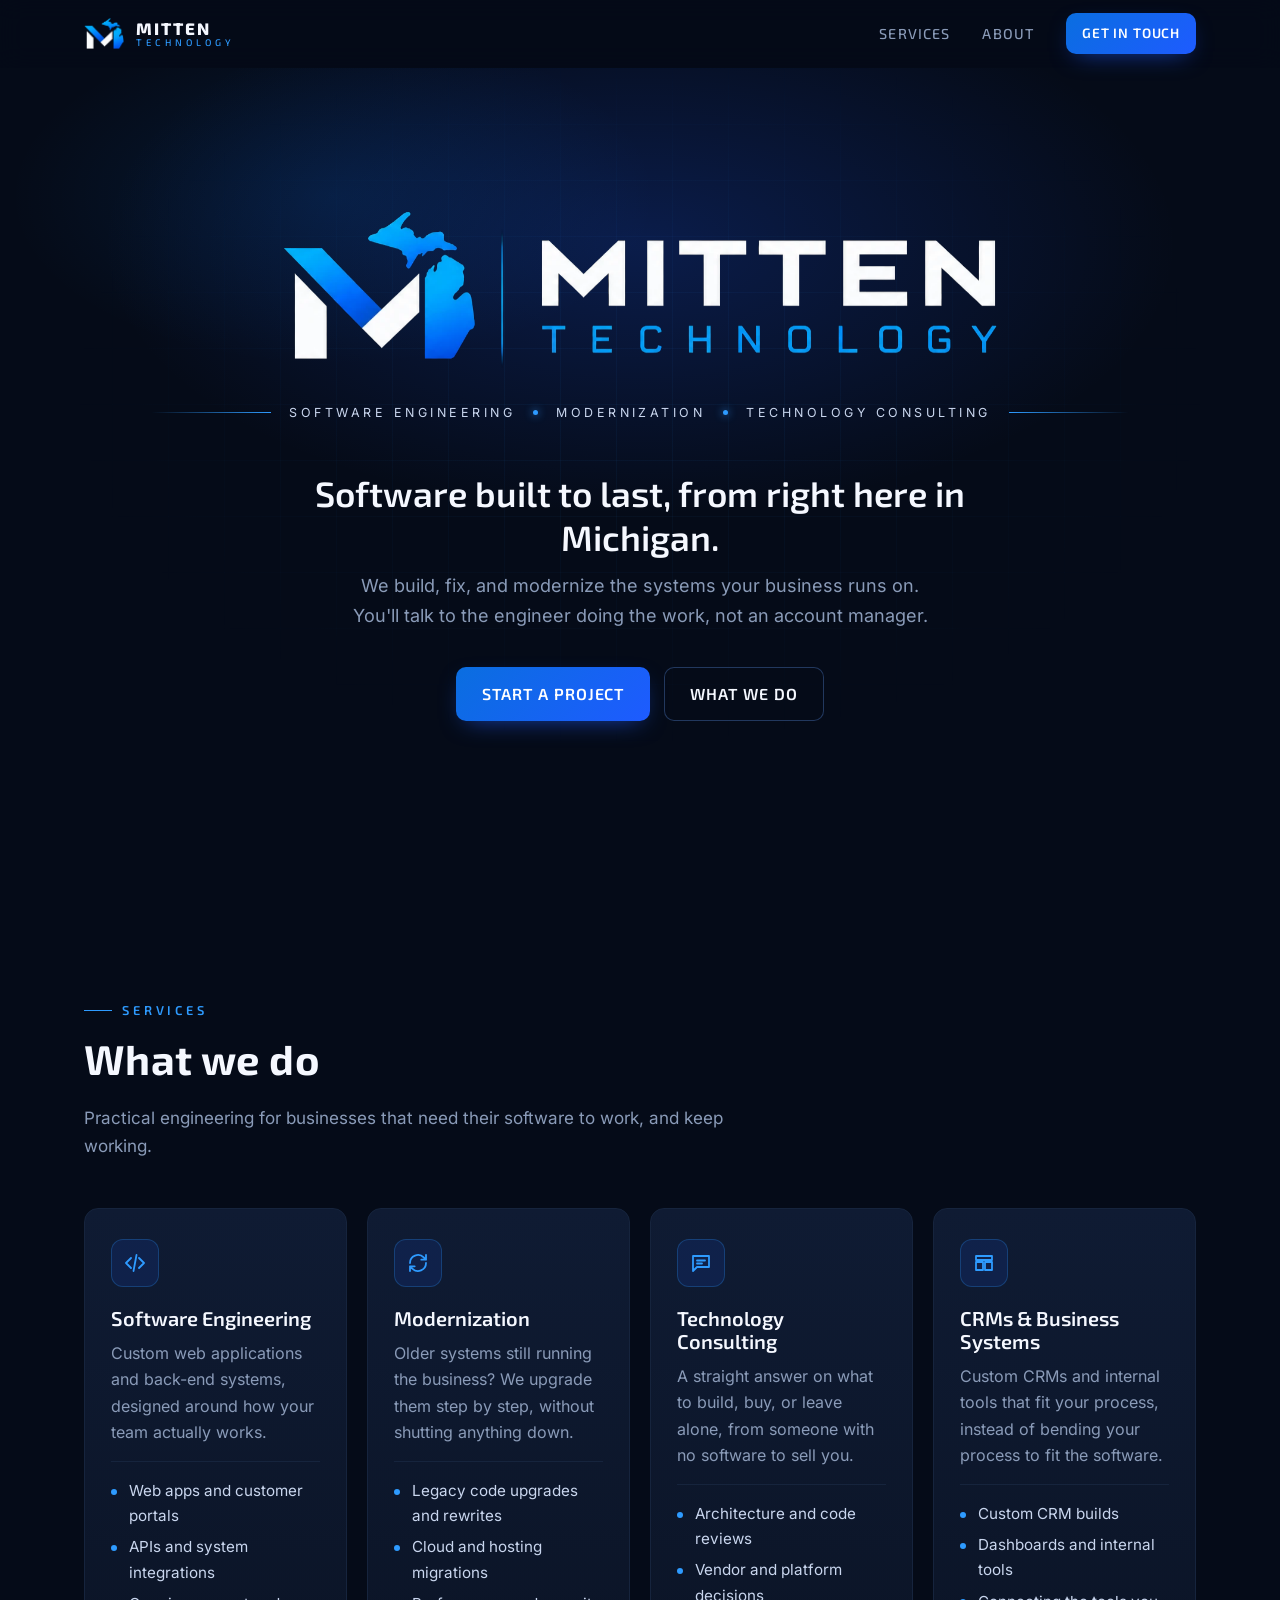
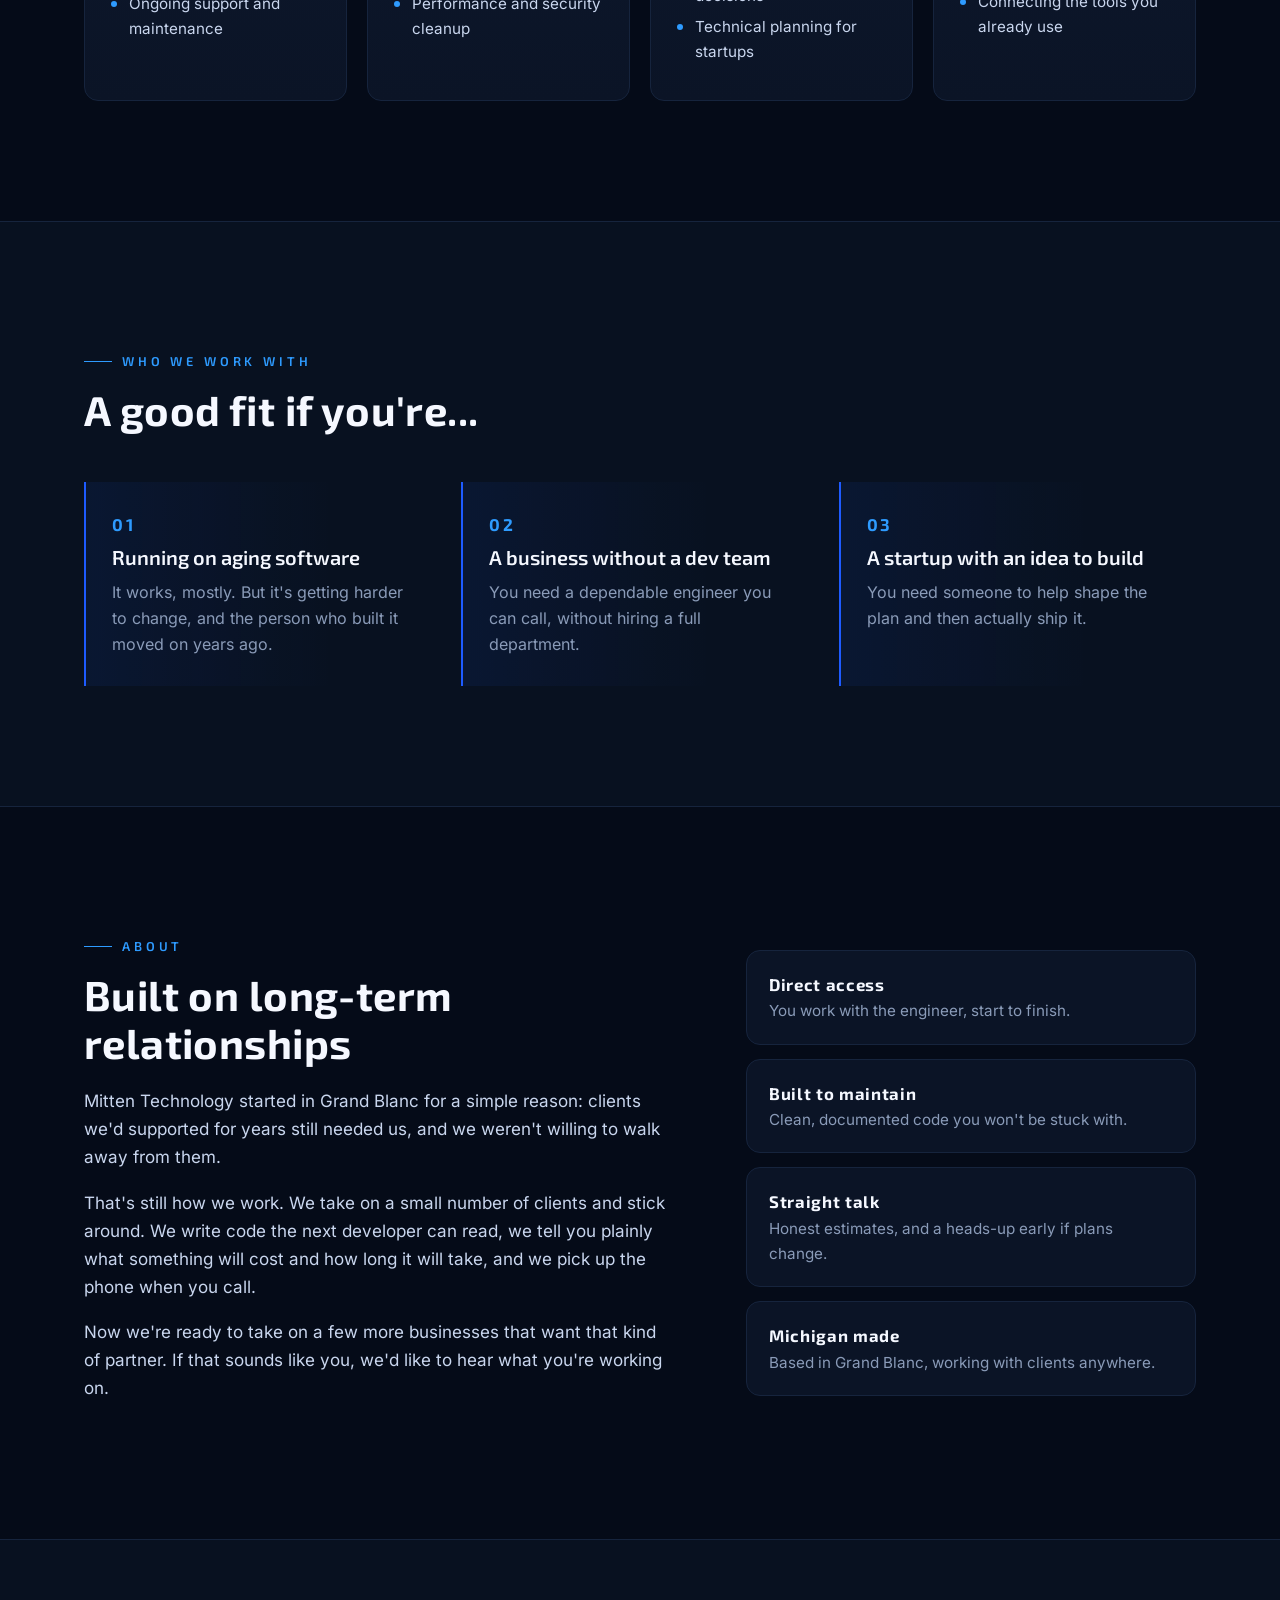
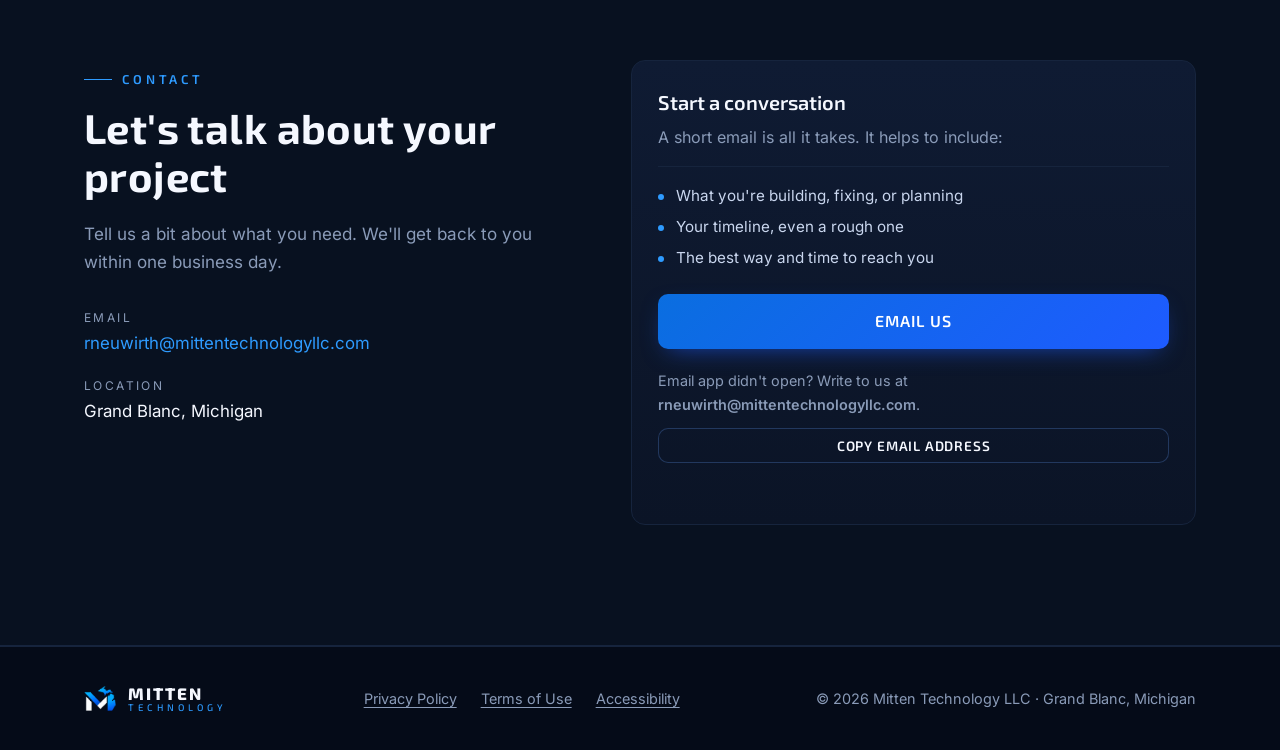
<file: index.html>
<!doctype html>
<html lang="en">
<head>
  <meta charset="utf-8">
  <meta name="viewport" content="width=device-width, initial-scale=1">
  <title>Mitten Technology | Software Engineering in Grand Blanc, Michigan</title>
  <link rel="canonical" href="https://mittentechnologyllc.com/">
  <meta name="description" content="Mitten Technology is a Grand Blanc, Michigan software shop. Custom software, legacy modernization, CRMs, and technology consulting for small businesses and startups.">
  <meta name="theme-color" content="#050B18">

  <meta property="og:type" content="website">
  <meta property="og:title" content="Mitten Technology">
  <meta property="og:description" content="Software engineering, modernization, and technology consulting from Grand Blanc, Michigan.">
  <meta property="og:url" content="https://mittentechnologyllc.com/">
  <meta property="og:image" content="https://mittentechnologyllc.com/assets/og-image.jpg">
  <meta name="twitter:card" content="summary_large_image">

  <link rel="icon" type="image/png" sizes="32x32" href="assets/favicon-32.png">
  <link rel="apple-touch-icon" href="assets/apple-touch-icon.png">

  <link rel="preload" href="assets/fonts/exo2-latin.woff2" as="font" type="font/woff2" crossorigin>
  <link rel="preload" href="assets/fonts/inter-latin.woff2" as="font" type="font/woff2" crossorigin>
  <link rel="stylesheet" href="css/styles.css">
</head>
<body>
  <a class="skip-link" href="#main">Skip to content</a>

  <header class="site-header">
    <div class="container nav">
      <a class="brand" href="#top">
        <img src="assets/logo-mark.webp" alt="" width="40" height="31">
        <span class="brand-text">Mitten <span>Technology</span></span>
      </a>
      <button class="nav-toggle" type="button" aria-expanded="false" aria-controls="nav-links" aria-label="Menu">
        <span aria-hidden="true"></span><span aria-hidden="true"></span><span aria-hidden="true"></span>
      </button>
      <nav id="nav-links" class="nav-links" aria-label="Primary">
        <a href="#services">Services</a>
        <a href="#about">About</a>
        <a href="#contact" class="btn btn-small">Get in touch</a>
      </nav>
    </div>
  </header>

  <main id="main" tabindex="-1">
    <section class="hero">
      <div class="hero-glow" aria-hidden="true"></div>
      <div class="container hero-inner">
        <h1 class="hero-title">
          <img class="hero-logo" src="assets/logo-lockup.webp" alt="Mitten Technology" width="1209" height="273">
        </h1>
        <p class="tagline">
          <span>Software Engineering</span><i aria-hidden="true"></i><span>Modernization</span><i aria-hidden="true"></i><span>Technology Consulting</span>
        </p>
        <p class="hero-lead">Software built to last, from right here in Michigan.</p>
        <p class="hero-sub">We build, fix, and modernize the systems your business runs on. You'll talk to the engineer doing the work, not an account manager.</p>
        <div class="hero-cta">
          <a href="#contact" class="btn">Start a project</a>
          <a href="#services" class="btn btn-ghost">What we do</a>
        </div>
      </div>
    </section>

    <section id="services" class="section" aria-labelledby="services-heading">
      <div class="container">
        <header class="section-head reveal">
          <p class="eyebrow">Services</p>
          <h2 id="services-heading">What we do</h2>
          <p>Practical engineering for businesses that need their software to work, and keep working.</p>
        </header>

        <div class="cards">
          <article class="card reveal">
            <div class="card-icon" aria-hidden="true">
              <svg viewBox="0 0 24 24" focusable="false"><path d="M8 7l-5 5 5 5M16 7l5 5-5 5M13.5 4l-3 16"/></svg>
            </div>
            <h3>Software Engineering</h3>
            <p>Custom web applications and back-end systems, designed around how your team actually works.</p>
            <ul>
              <li>Web apps and customer portals</li>
              <li>APIs and system integrations</li>
              <li>Ongoing support and maintenance</li>
            </ul>
          </article>

          <article class="card reveal">
            <div class="card-icon" aria-hidden="true">
              <svg viewBox="0 0 24 24" focusable="false"><path d="M4 12a8 8 0 0 1 13.7-5.6L20 8.7M20 4v4.7h-4.7M20 12a8 8 0 0 1-13.7 5.6L4 15.3M4 20v-4.7h4.7"/></svg>
            </div>
            <h3>Modernization</h3>
            <p>Older systems still running the business? We upgrade them step by step, without shutting anything down.</p>
            <ul>
              <li>Legacy code upgrades and rewrites</li>
              <li>Cloud and hosting migrations</li>
              <li>Performance and security cleanup</li>
            </ul>
          </article>

          <article class="card reveal">
            <div class="card-icon" aria-hidden="true">
              <svg viewBox="0 0 24 24" focusable="false"><path d="M4 5h16v11H8l-4 4zM8 9.5h8M8 12.5h5"/></svg>
            </div>
            <h3>Technology Consulting</h3>
            <p>A straight answer on what to build, buy, or leave alone, from someone with no software to sell you.</p>
            <ul>
              <li>Architecture and code reviews</li>
              <li>Vendor and platform decisions</li>
              <li>Technical planning for startups</li>
            </ul>
          </article>

          <article class="card reveal">
            <div class="card-icon" aria-hidden="true">
              <svg viewBox="0 0 24 24" focusable="false"><path d="M4 5h16v4H4zM4 11h7v8H4zM13 11h7v8h-7z"/></svg>
            </div>
            <h3>CRMs &amp; Business Systems</h3>
            <p>Custom CRMs and internal tools that fit your process, instead of bending your process to fit the software.</p>
            <ul>
              <li>Custom CRM builds</li>
              <li>Dashboards and internal tools</li>
              <li>Connecting the tools you already use</li>
            </ul>
          </article>
        </div>
      </div>
    </section>

    <section class="section section-alt" aria-labelledby="who-heading">
      <div class="container">
        <header class="section-head reveal">
          <p class="eyebrow">Who we work with</p>
          <h2 id="who-heading">A good fit if you're...</h2>
        </header>
        <div class="fit-grid">
          <div class="fit reveal">
            <span class="fit-num" aria-hidden="true">01</span>
            <h3>Running on aging software</h3>
            <p>It works, mostly. But it's getting harder to change, and the person who built it moved on years ago.</p>
          </div>
          <div class="fit reveal">
            <span class="fit-num" aria-hidden="true">02</span>
            <h3>A business without a dev team</h3>
            <p>You need a dependable engineer you can call, without hiring a full department.</p>
          </div>
          <div class="fit reveal">
            <span class="fit-num" aria-hidden="true">03</span>
            <h3>A startup with an idea to build</h3>
            <p>You need someone to help shape the plan and then actually ship it.</p>
          </div>
        </div>
      </div>
    </section>

    <section id="about" class="section" aria-labelledby="about-heading">
      <div class="container about">
        <div class="about-copy reveal">
          <p class="eyebrow">About</p>
          <h2 id="about-heading">Built on long-term relationships</h2>
          <p>Mitten Technology started in Grand Blanc for a simple reason: clients we'd supported for years still needed us, and we weren't willing to walk away from them.</p>
          <p>That's still how we work. We take on a small number of clients and stick around. We write code the next developer can read, we tell you plainly what something will cost and how long it will take, and we pick up the phone when you call.</p>
          <p>Now we're ready to take on a few more businesses that want that kind of partner. If that sounds like you, we'd like to hear what you're working on.</p>
        </div>
        <ul class="about-points reveal">
          <li>
            <strong>Direct access</strong>
            <span>You work with the engineer, start to finish.</span>
          </li>
          <li>
            <strong>Built to maintain</strong>
            <span>Clean, documented code you won't be stuck with.</span>
          </li>
          <li>
            <strong>Straight talk</strong>
            <span>Honest estimates, and a heads-up early if plans change.</span>
          </li>
          <li>
            <strong>Michigan made</strong>
            <span>Based in Grand Blanc, working with clients anywhere.</span>
          </li>
        </ul>
      </div>
    </section>

    <section id="contact" class="section section-alt" aria-labelledby="contact-heading">
      <div class="container contact">
        <div class="contact-info reveal">
          <p class="eyebrow">Contact</p>
          <h2 id="contact-heading">Let's talk about your project</h2>
          <p>Tell us a bit about what you need. We'll get back to you within one business day.</p>
          <dl class="contact-details">
            <div>
              <dt>Email</dt>
              <dd><a href="mailto:rneuwirth@mittentechnologyllc.com">rneuwirth@mittentechnologyllc.com</a></dd>
            </div>
            <div>
              <dt>Location</dt>
              <dd>Grand Blanc, Michigan</dd>
            </div>
          </dl>
        </div>

        <div class="card contact-panel reveal">
          <h3>Start a conversation</h3>
          <p>A short email is all it takes. It helps to include:</p>
          <ul>
            <li>What you're building, fixing, or planning</li>
            <li>Your timeline, even a rough one</li>
            <li>The best way and time to reach you</li>
          </ul>
          <a class="btn btn-full" href="mailto:rneuwirth@mittentechnologyllc.com?subject=Project%20inquiry">Email us</a>
          <div class="contact-fallback">
            <p>Email app didn't open? Write to us at <strong>rneuwirth@mittentechnologyllc.com</strong>.</p>
            <button type="button" class="btn btn-ghost btn-small btn-full" data-copy-email="rneuwirth@mittentechnologyllc.com">Copy email address</button>
            <p class="copy-status" role="status" aria-live="polite"></p>
          </div>
        </div>
      </div>
    </section>
  </main>

  <footer class="site-footer">
    <div class="container footer-inner">
      <a class="brand" href="#top">
        <img src="assets/logo-mark.webp" alt="" width="32" height="25">
        <span class="brand-text">Mitten <span>Technology</span></span>
      </a>
      <nav class="footer-links" aria-label="Legal">
        <a href="privacy.html">Privacy Policy</a>
        <a href="terms.html">Terms of Use</a>
        <a href="accessibility.html">Accessibility</a>
      </nav>
      <p class="copyright">&copy; <span id="year">2026</span> Mitten Technology LLC &middot; Grand Blanc, Michigan</p>
    </div>
  </footer>

  <script src="js/main.js"></script>
</body>
</html>
</file>
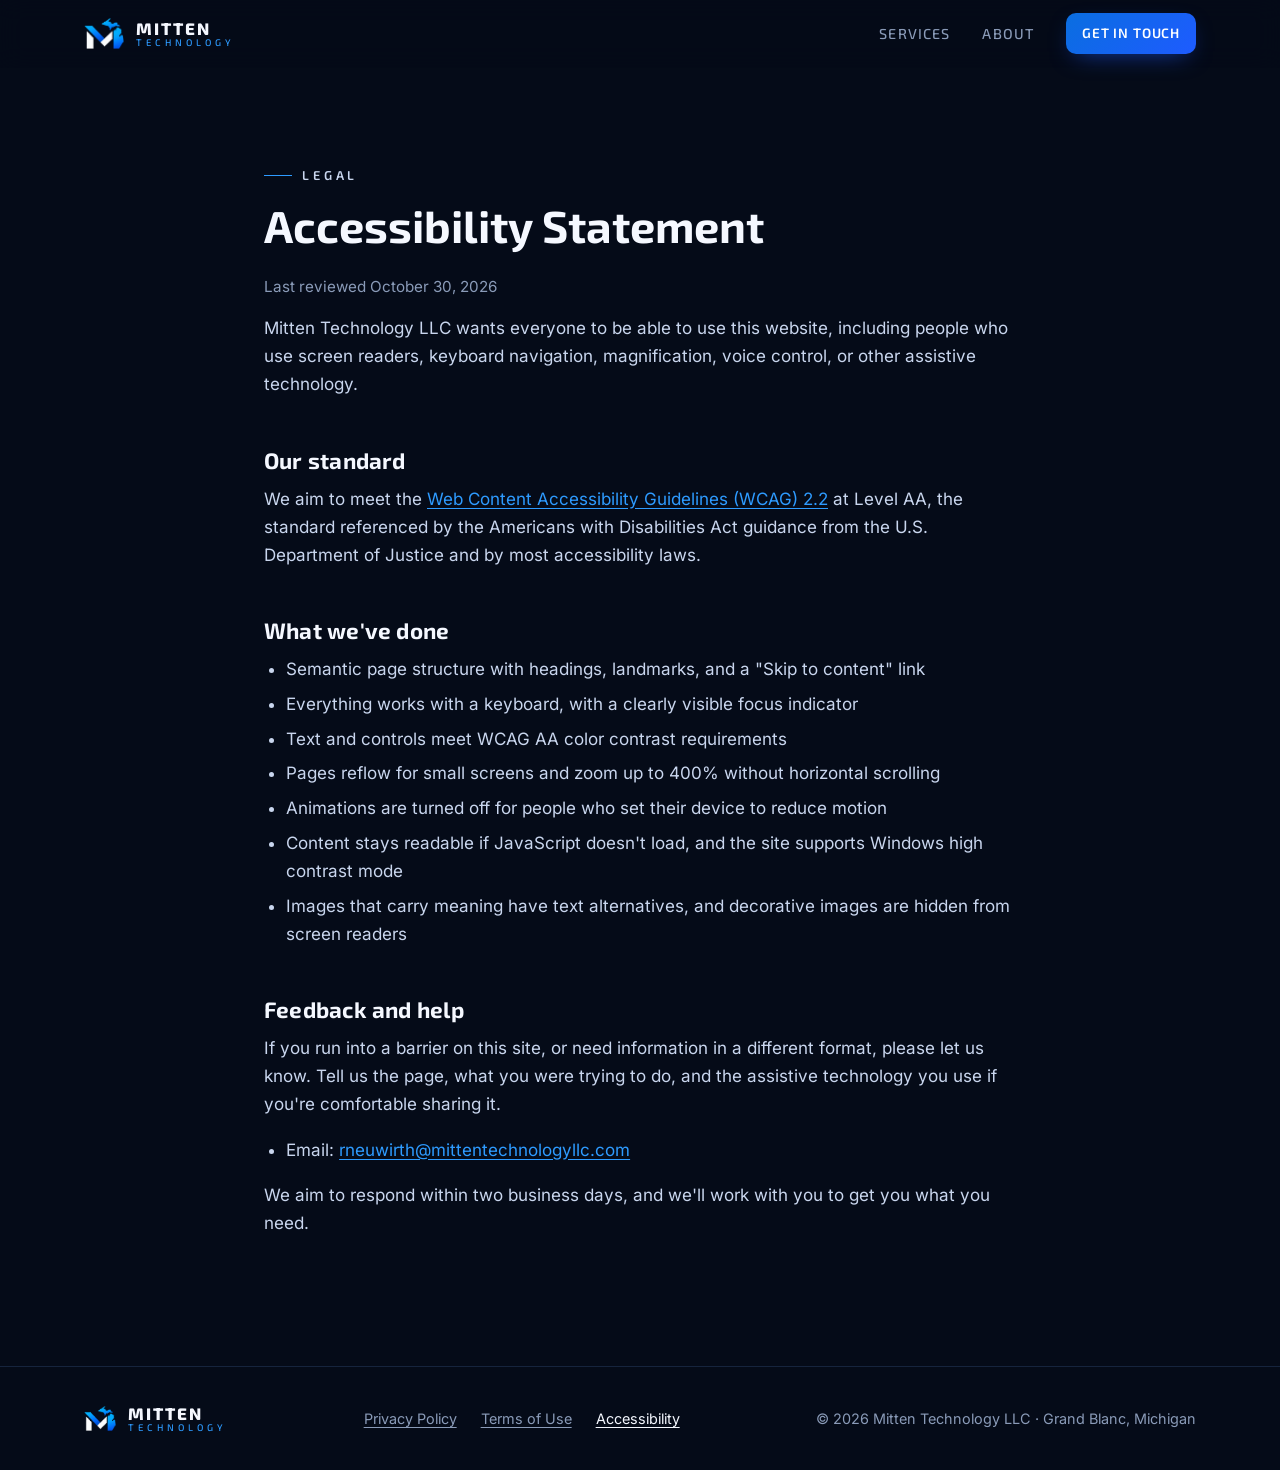
<file: accessibility.html>
<!doctype html>
<html lang="en">
<head>
  <meta charset="utf-8">
  <meta name="viewport" content="width=device-width, initial-scale=1">
  <title>Accessibility Statement | Mitten Technology</title>
  <link rel="canonical" href="https://mittentechnologyllc.com/accessibility.html">
  <meta name="description" content="Mitten Technology's commitment to an accessible website, and how to reach us if something doesn't work for you.">
  <meta name="theme-color" content="#050B18">
  <link rel="icon" type="image/png" sizes="32x32" href="assets/favicon-32.png">
  <link rel="apple-touch-icon" href="assets/apple-touch-icon.png">
  <link rel="preload" href="assets/fonts/exo2-latin.woff2" as="font" type="font/woff2" crossorigin>
  <link rel="preload" href="assets/fonts/inter-latin.woff2" as="font" type="font/woff2" crossorigin>
  <link rel="stylesheet" href="css/styles.css">
</head>
<body>
  <a class="skip-link" href="#main">Skip to content</a>

  <header class="site-header">
    <div class="container nav">
      <a class="brand" href="index.html">
        <img src="assets/logo-mark.webp" alt="" width="40" height="31">
        <span class="brand-text">Mitten <span>Technology</span></span>
      </a>
      <button class="nav-toggle" type="button" aria-expanded="false" aria-controls="nav-links" aria-label="Menu">
        <span aria-hidden="true"></span><span aria-hidden="true"></span><span aria-hidden="true"></span>
      </button>
      <nav id="nav-links" class="nav-links" aria-label="Primary">
        <a href="index.html#services">Services</a>
        <a href="index.html#about">About</a>
        <a href="index.html#contact" class="btn btn-small">Get in touch</a>
      </nav>
    </div>
  </header>

  <main id="main" class="legal" tabindex="-1">
    <div class="container">
      <p class="eyebrow">Legal</p>
      <h1>Accessibility Statement</h1>
      <p class="updated">Last reviewed October 30, 2026</p>

      <p>Mitten Technology LLC wants everyone to be able to use this website, including people who use screen readers, keyboard navigation, magnification, voice control, or other assistive technology.</p>

      <h2>Our standard</h2>
      <p>We aim to meet the <a href="https://www.w3.org/TR/WCAG22/">Web Content Accessibility Guidelines (WCAG) 2.2</a> at Level AA, the standard referenced by the Americans with Disabilities Act guidance from the U.S. Department of Justice and by most accessibility laws.</p>

      <h2>What we've done</h2>
      <ul>
        <li>Semantic page structure with headings, landmarks, and a "Skip to content" link</li>
        <li>Everything works with a keyboard, with a clearly visible focus indicator</li>
        <li>Text and controls meet WCAG AA color contrast requirements</li>
        <li>Pages reflow for small screens and zoom up to 400% without horizontal scrolling</li>
        <li>Animations are turned off for people who set their device to reduce motion</li>
        <li>Content stays readable if JavaScript doesn't load, and the site supports Windows high contrast mode</li>
        <li>Images that carry meaning have text alternatives, and decorative images are hidden from screen readers</li>
      </ul>

      <h2>Feedback and help</h2>
      <p>If you run into a barrier on this site, or need information in a different format, please let us know. Tell us the page, what you were trying to do, and the assistive technology you use if you're comfortable sharing it.</p>
      <ul>
        <li>Email: <a href="mailto:rneuwirth@mittentechnologyllc.com">rneuwirth@mittentechnologyllc.com</a></li>
      </ul>
      <p>We aim to respond within two business days, and we'll work with you to get you what you need.</p>
    </div>
  </main>

  <footer class="site-footer">
    <div class="container footer-inner">
      <a class="brand" href="index.html">
        <img src="assets/logo-mark.webp" alt="" width="32" height="25">
        <span class="brand-text">Mitten <span>Technology</span></span>
      </a>
      <nav class="footer-links" aria-label="Legal">
        <a href="privacy.html">Privacy Policy</a>
        <a href="terms.html">Terms of Use</a>
        <a href="accessibility.html" aria-current="page">Accessibility</a>
      </nav>
      <p class="copyright">&copy; <span id="year">2026</span> Mitten Technology LLC &middot; Grand Blanc, Michigan</p>
    </div>
  </footer>

  <script src="js/main.js"></script>
</body>
</html>
</file>
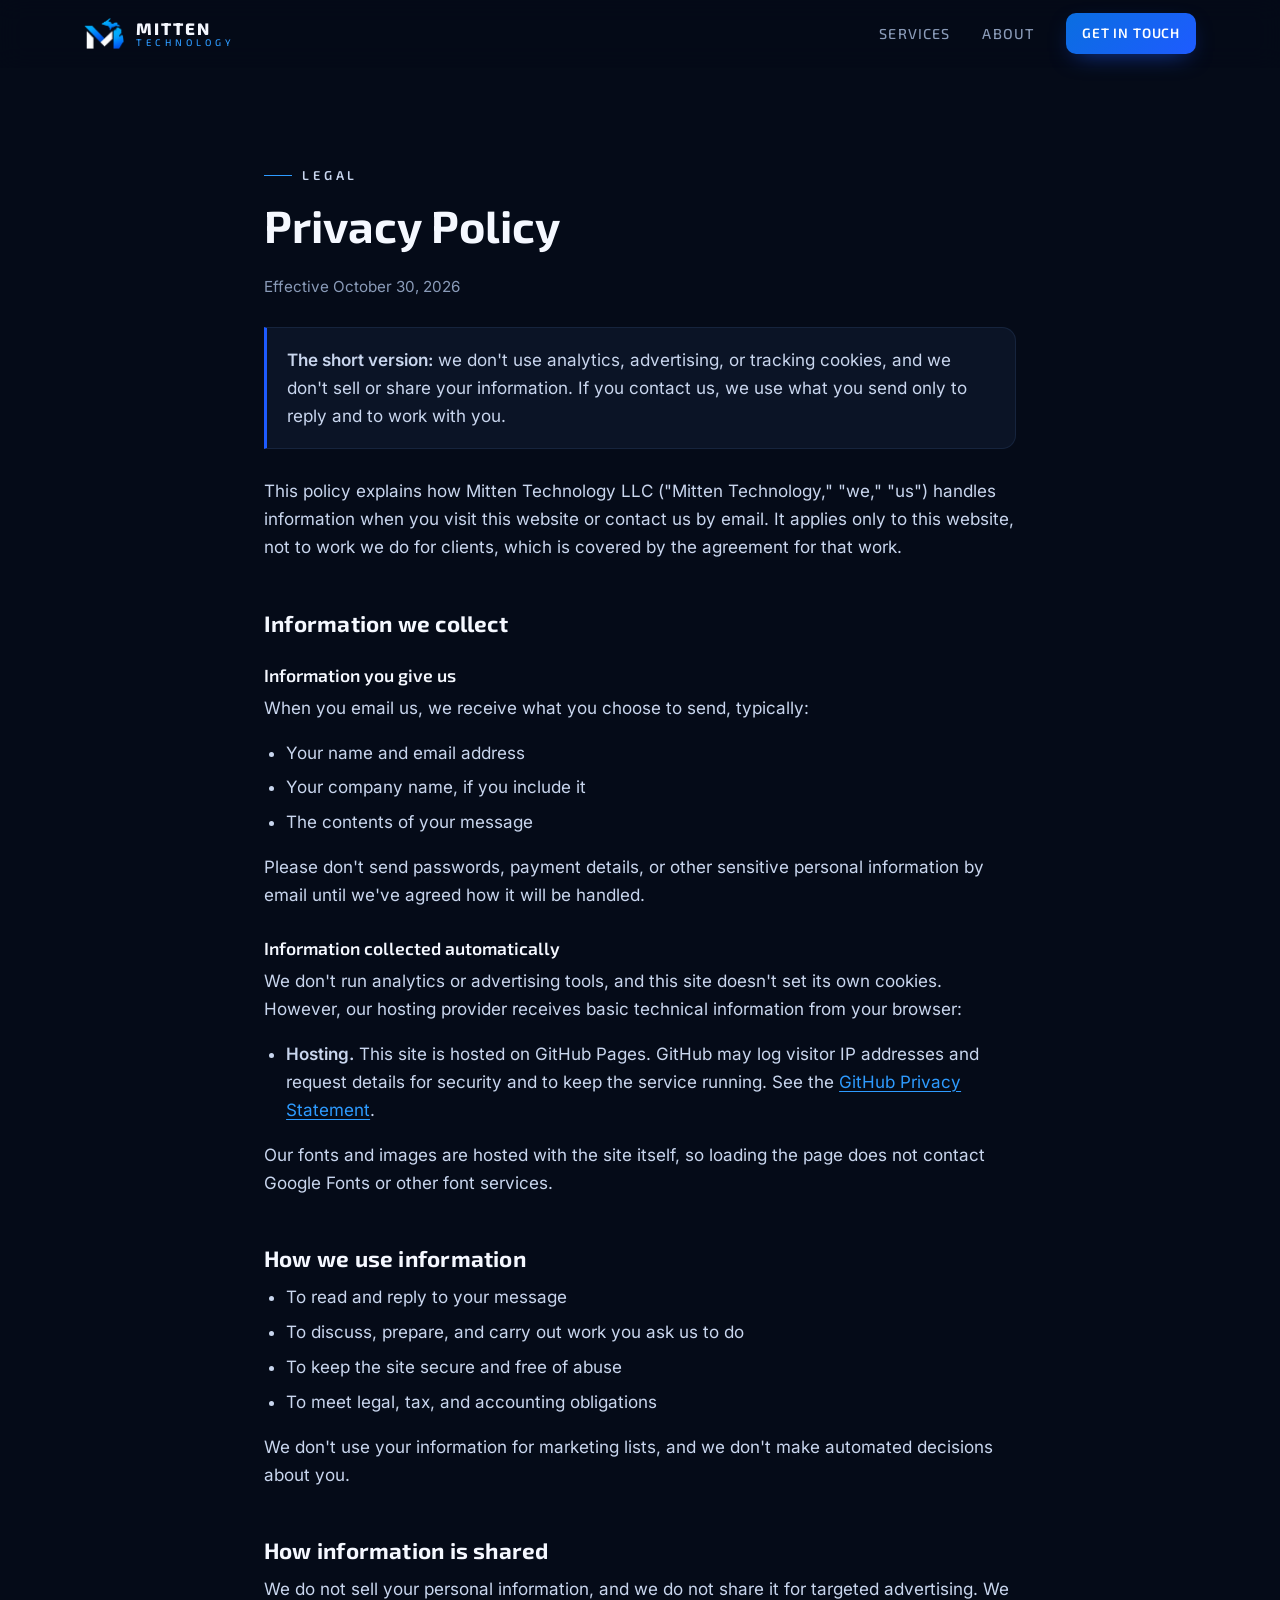
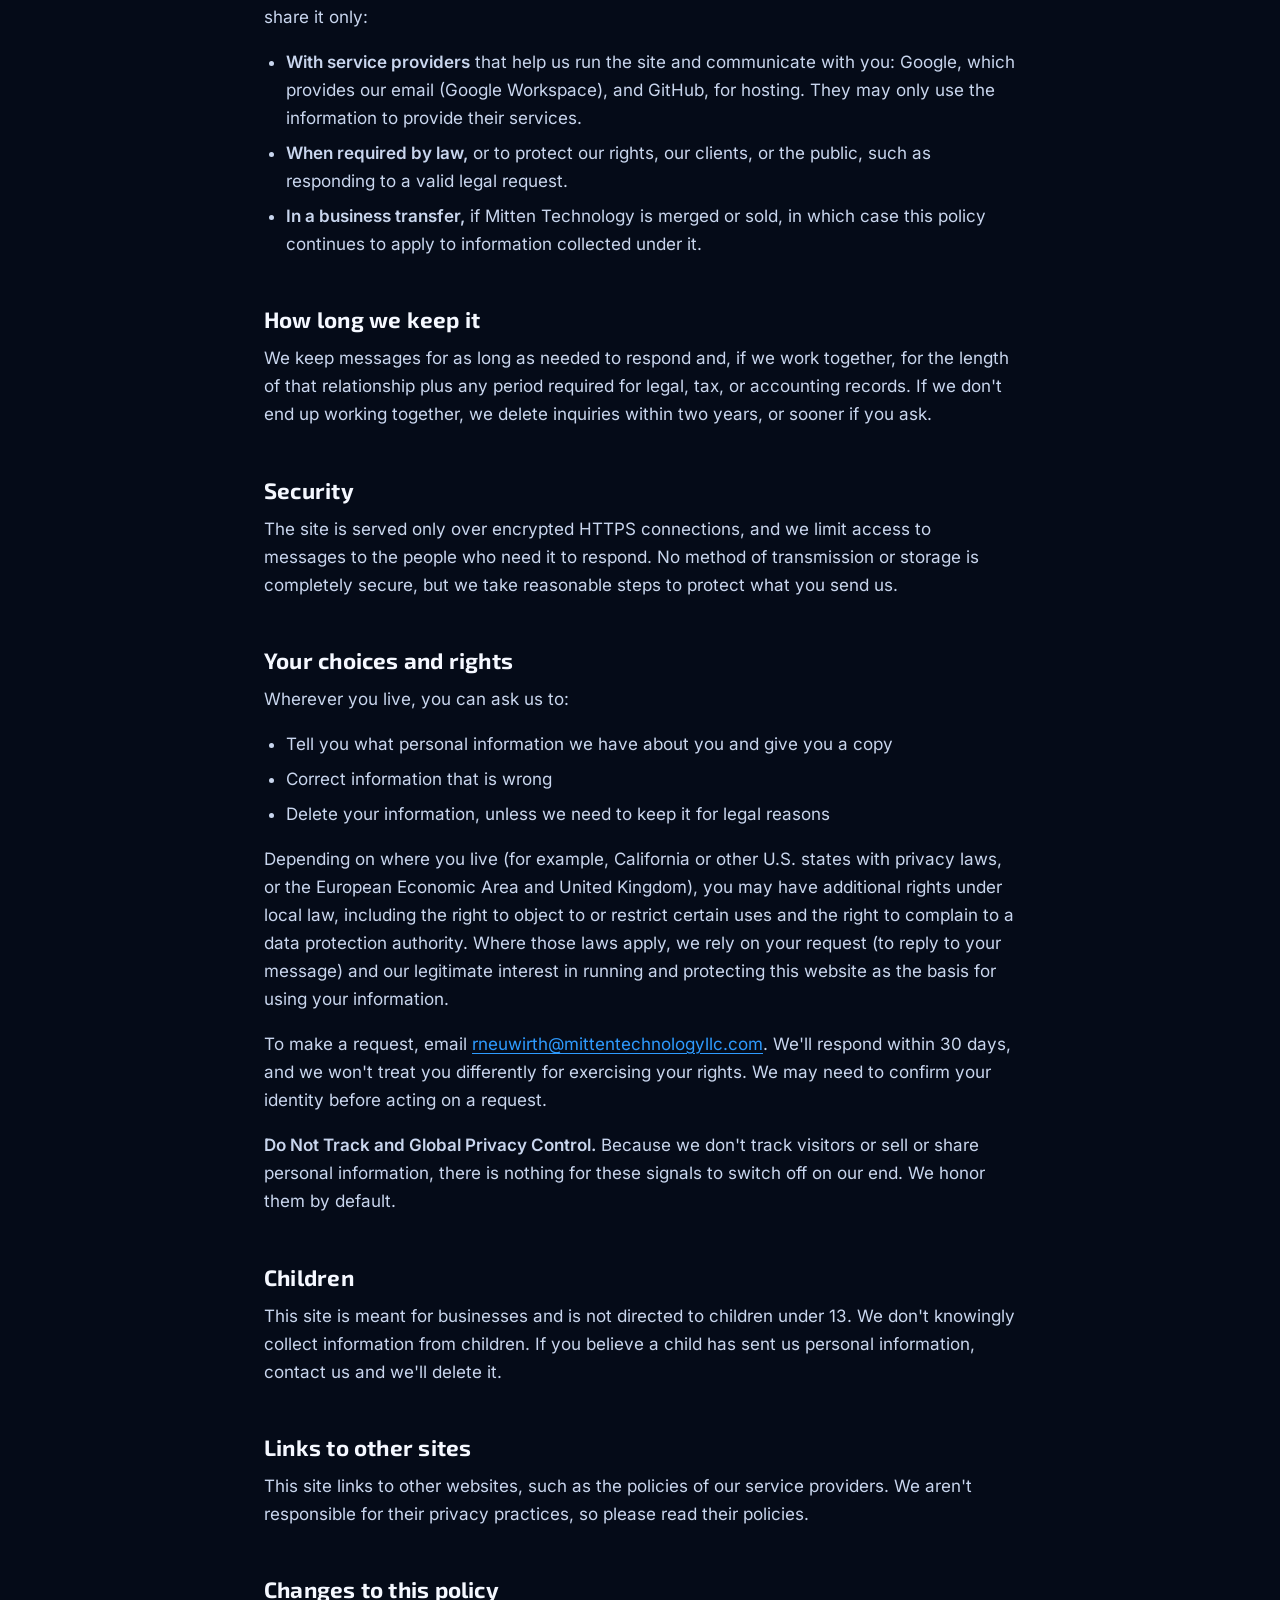
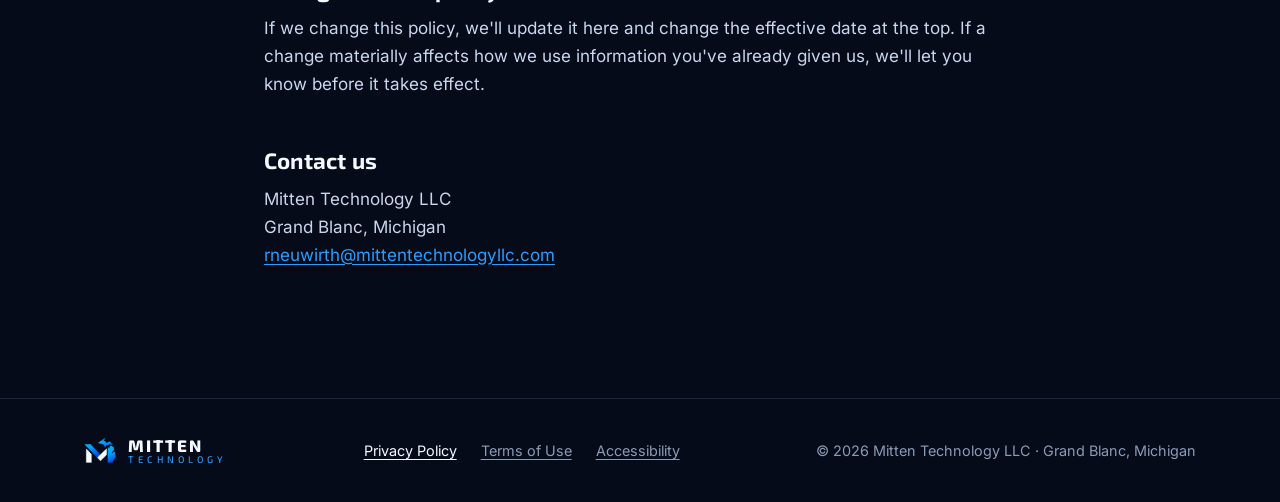
<file: privacy.html>
<!doctype html>
<html lang="en">
<head>
  <meta charset="utf-8">
  <meta name="viewport" content="width=device-width, initial-scale=1">
  <title>Privacy Policy | Mitten Technology</title>
  <link rel="canonical" href="https://mittentechnologyllc.com/privacy.html">
  <meta name="description" content="How Mitten Technology LLC collects, uses, and protects information submitted through this website.">
  <meta name="theme-color" content="#050B18">
  <link rel="icon" type="image/png" sizes="32x32" href="assets/favicon-32.png">
  <link rel="apple-touch-icon" href="assets/apple-touch-icon.png">
  <link rel="preload" href="assets/fonts/exo2-latin.woff2" as="font" type="font/woff2" crossorigin>
  <link rel="preload" href="assets/fonts/inter-latin.woff2" as="font" type="font/woff2" crossorigin>
  <link rel="stylesheet" href="css/styles.css">
</head>
<body>
  <a class="skip-link" href="#main">Skip to content</a>

  <header class="site-header">
    <div class="container nav">
      <a class="brand" href="index.html">
        <img src="assets/logo-mark.webp" alt="" width="40" height="31">
        <span class="brand-text">Mitten <span>Technology</span></span>
      </a>
      <button class="nav-toggle" type="button" aria-expanded="false" aria-controls="nav-links" aria-label="Menu">
        <span aria-hidden="true"></span><span aria-hidden="true"></span><span aria-hidden="true"></span>
      </button>
      <nav id="nav-links" class="nav-links" aria-label="Primary">
        <a href="index.html#services">Services</a>
        <a href="index.html#about">About</a>
        <a href="index.html#contact" class="btn btn-small">Get in touch</a>
      </nav>
    </div>
  </header>

  <main id="main" class="legal" tabindex="-1">
    <div class="container">
      <p class="eyebrow">Legal</p>
      <h1>Privacy Policy</h1>
      <p class="updated">Effective October 30, 2026</p>

      <div class="callout">
        <p><strong>The short version:</strong> we don't use analytics, advertising, or tracking cookies, and we don't sell or share your information. If you contact us, we use what you send only to reply and to work with you.</p>
      </div>

      <p>This policy explains how Mitten Technology LLC ("Mitten Technology," "we," "us") handles information when you visit this website or contact us by email. It applies only to this website, not to work we do for clients, which is covered by the agreement for that work.</p>

      <h2>Information we collect</h2>
      <h3>Information you give us</h3>
      <p>When you email us, we receive what you choose to send, typically:</p>
      <ul>
        <li>Your name and email address</li>
        <li>Your company name, if you include it</li>
        <li>The contents of your message</li>
      </ul>
      <p>Please don't send passwords, payment details, or other sensitive personal information by email until we've agreed how it will be handled.</p>

      <h3>Information collected automatically</h3>
      <p>We don't run analytics or advertising tools, and this site doesn't set its own cookies. However, our hosting provider receives basic technical information from your browser:</p>
      <ul>
        <li><strong>Hosting.</strong> This site is hosted on GitHub Pages. GitHub may log visitor IP addresses and request details for security and to keep the service running. See the <a href="https://docs.github.com/en/site-policy/privacy-policies/github-general-privacy-statement">GitHub Privacy Statement</a>.</li>
      </ul>
      <p>Our fonts and images are hosted with the site itself, so loading the page does not contact Google Fonts or other font services.</p>

      <h2>How we use information</h2>
      <ul>
        <li>To read and reply to your message</li>
        <li>To discuss, prepare, and carry out work you ask us to do</li>
        <li>To keep the site secure and free of abuse</li>
        <li>To meet legal, tax, and accounting obligations</li>
      </ul>
      <p>We don't use your information for marketing lists, and we don't make automated decisions about you.</p>

      <h2>How information is shared</h2>
      <p>We do not sell your personal information, and we do not share it for targeted advertising. We share it only:</p>
      <ul>
        <li><strong>With service providers</strong> that help us run the site and communicate with you: Google, which provides our email (Google Workspace), and GitHub, for hosting. They may only use the information to provide their services.</li>
        <li><strong>When required by law,</strong> or to protect our rights, our clients, or the public, such as responding to a valid legal request.</li>
        <li><strong>In a business transfer,</strong> if Mitten Technology is merged or sold, in which case this policy continues to apply to information collected under it.</li>
      </ul>

      <h2>How long we keep it</h2>
      <p>We keep messages for as long as needed to respond and, if we work together, for the length of that relationship plus any period required for legal, tax, or accounting records. If we don't end up working together, we delete inquiries within two years, or sooner if you ask.</p>

      <h2>Security</h2>
      <p>The site is served only over encrypted HTTPS connections, and we limit access to messages to the people who need it to respond. No method of transmission or storage is completely secure, but we take reasonable steps to protect what you send us.</p>

      <h2>Your choices and rights</h2>
      <p>Wherever you live, you can ask us to:</p>
      <ul>
        <li>Tell you what personal information we have about you and give you a copy</li>
        <li>Correct information that is wrong</li>
        <li>Delete your information, unless we need to keep it for legal reasons</li>
      </ul>
      <p>Depending on where you live (for example, California or other U.S. states with privacy laws, or the European Economic Area and United Kingdom), you may have additional rights under local law, including the right to object to or restrict certain uses and the right to complain to a data protection authority. Where those laws apply, we rely on your request (to reply to your message) and our legitimate interest in running and protecting this website as the basis for using your information.</p>
      <p>To make a request, email <a href="mailto:rneuwirth@mittentechnologyllc.com">rneuwirth@mittentechnologyllc.com</a>. We'll respond within 30 days, and we won't treat you differently for exercising your rights. We may need to confirm your identity before acting on a request.</p>
      <p><strong>Do Not Track and Global Privacy Control.</strong> Because we don't track visitors or sell or share personal information, there is nothing for these signals to switch off on our end. We honor them by default.</p>

      <h2>Children</h2>
      <p>This site is meant for businesses and is not directed to children under 13. We don't knowingly collect information from children. If you believe a child has sent us personal information, contact us and we'll delete it.</p>

      <h2>Links to other sites</h2>
      <p>This site links to other websites, such as the policies of our service providers. We aren't responsible for their privacy practices, so please read their policies.</p>

      <h2>Changes to this policy</h2>
      <p>If we change this policy, we'll update it here and change the effective date at the top. If a change materially affects how we use information you've already given us, we'll let you know before it takes effect.</p>

      <h2>Contact us</h2>
      <p>Mitten Technology LLC<br>
        Grand Blanc, Michigan<br>
        <a href="mailto:rneuwirth@mittentechnologyllc.com">rneuwirth@mittentechnologyllc.com</a></p>
    </div>
  </main>

  <footer class="site-footer">
    <div class="container footer-inner">
      <a class="brand" href="index.html">
        <img src="assets/logo-mark.webp" alt="" width="32" height="25">
        <span class="brand-text">Mitten <span>Technology</span></span>
      </a>
      <nav class="footer-links" aria-label="Legal">
        <a href="privacy.html" aria-current="page">Privacy Policy</a>
        <a href="terms.html">Terms of Use</a>
        <a href="accessibility.html">Accessibility</a>
      </nav>
      <p class="copyright">&copy; <span id="year">2026</span> Mitten Technology LLC &middot; Grand Blanc, Michigan</p>
    </div>
  </footer>

  <script src="js/main.js"></script>
</body>
</html>
</file>
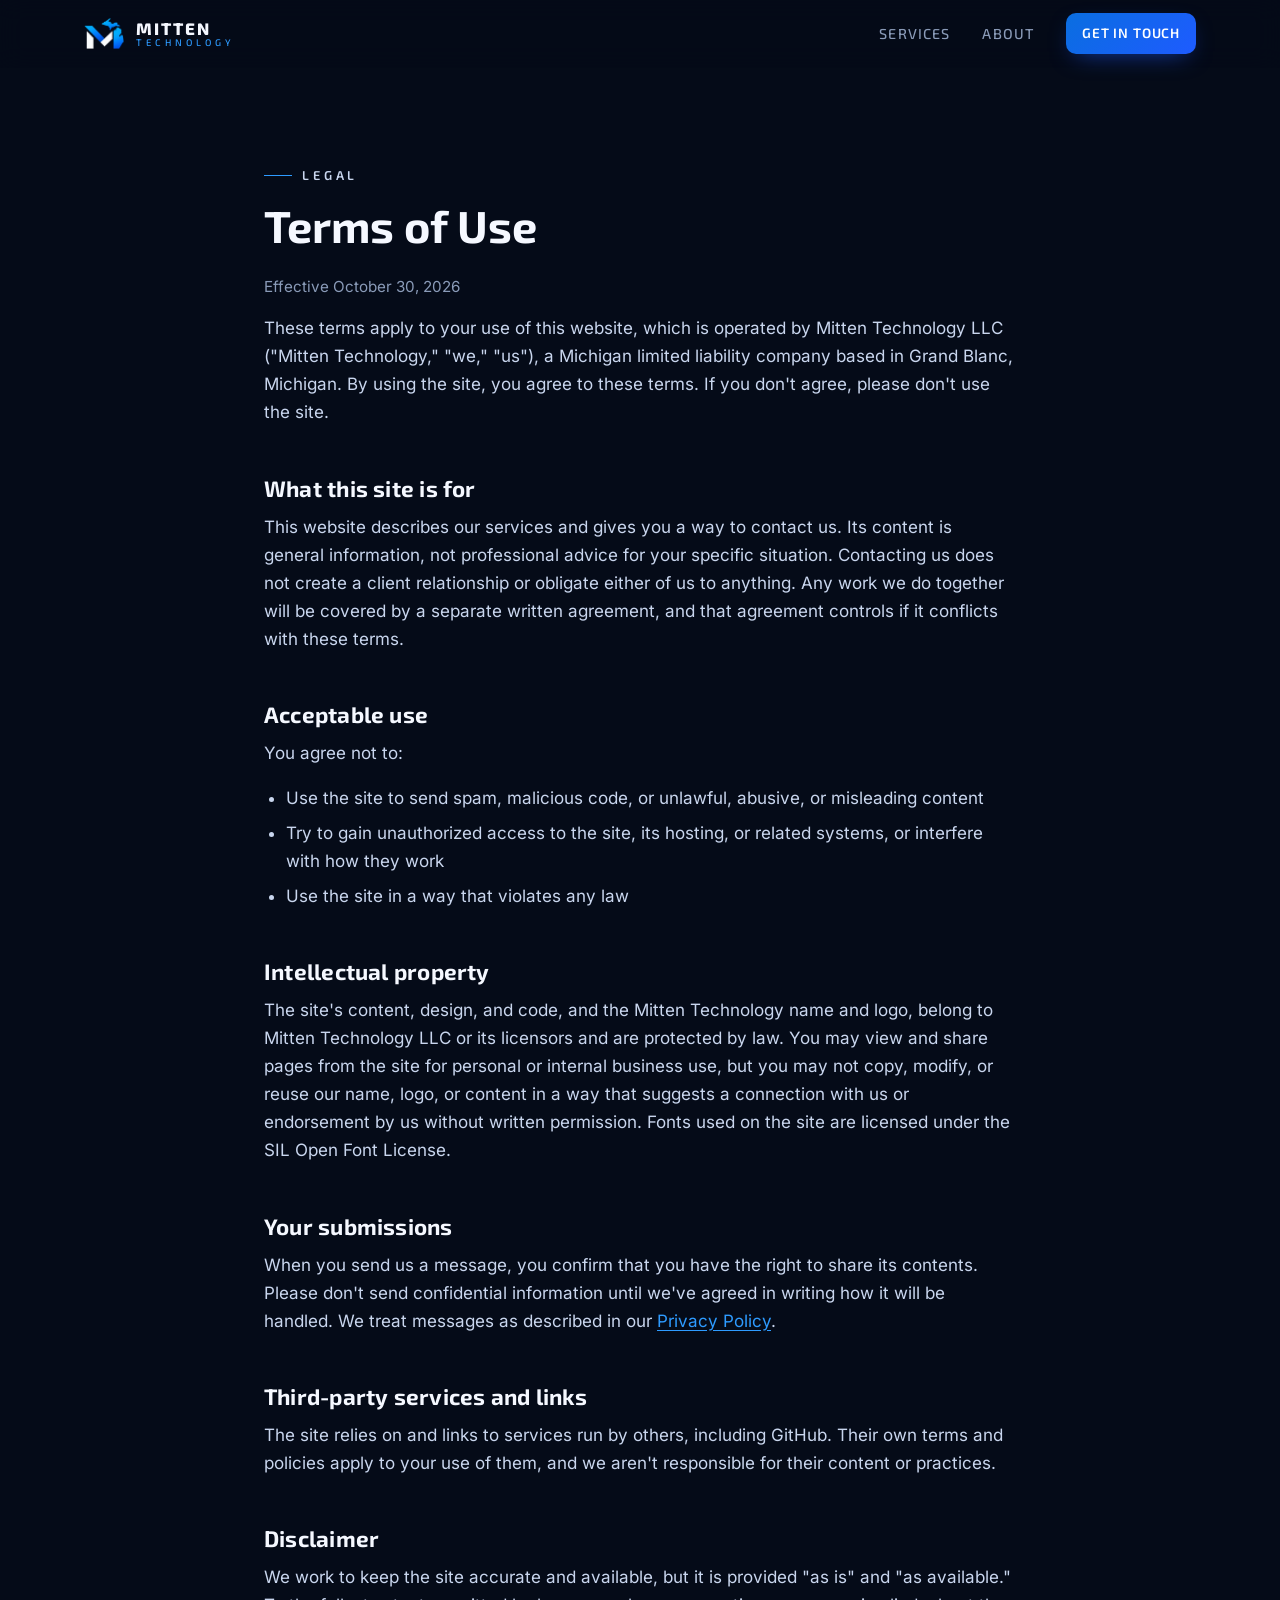
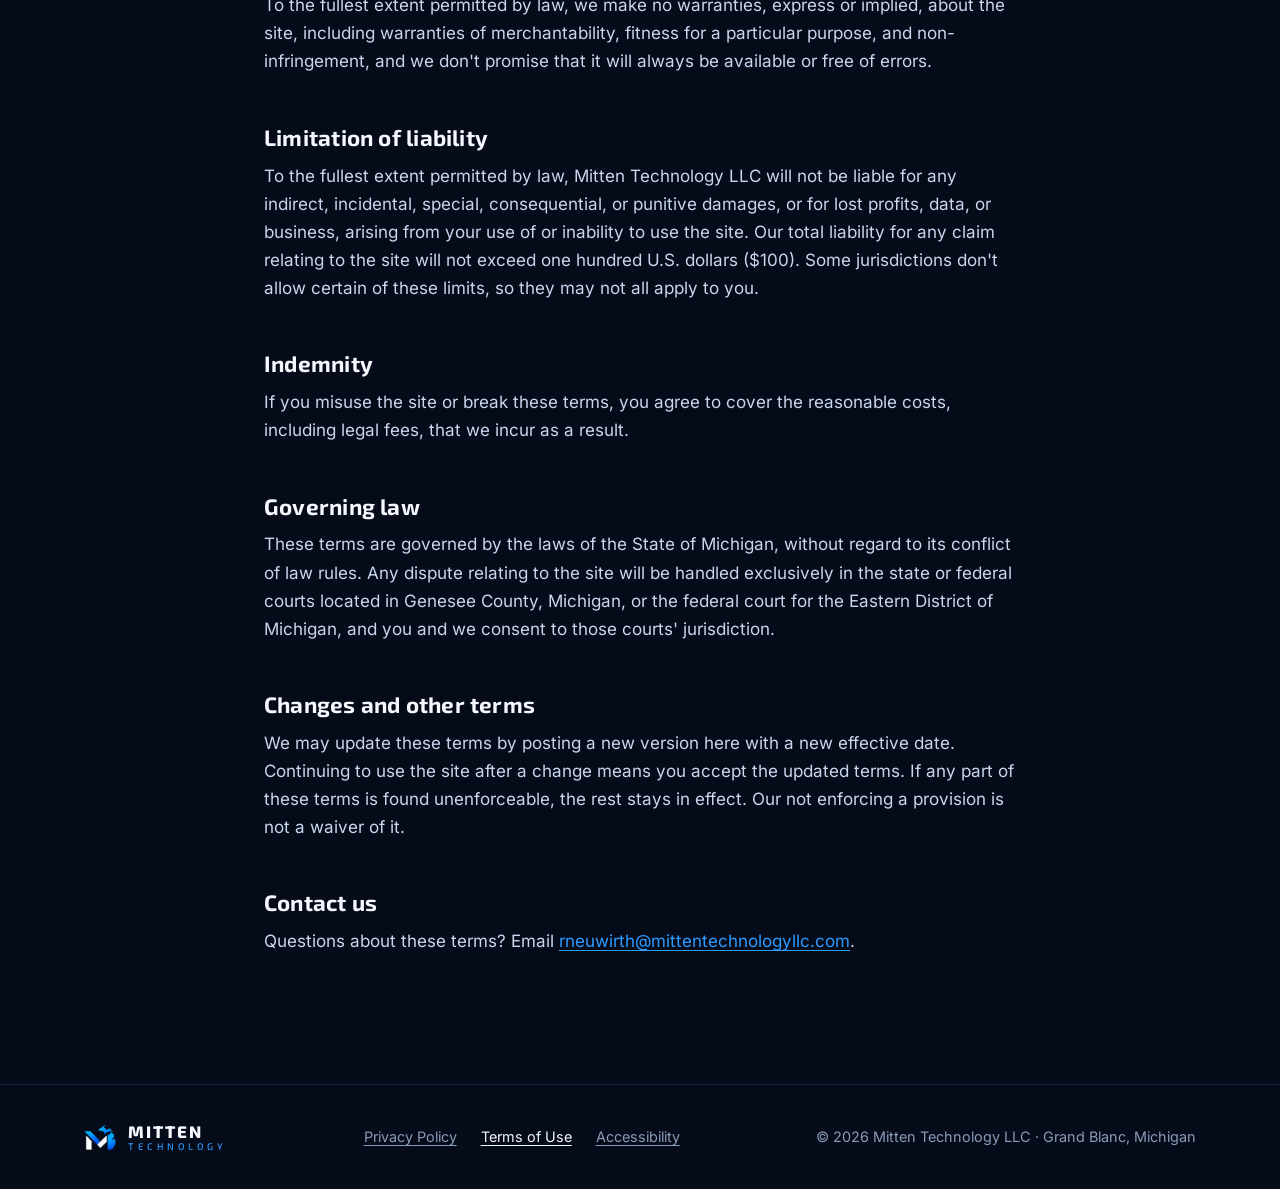
<file: terms.html>
<!doctype html>
<html lang="en">
<head>
  <meta charset="utf-8">
  <meta name="viewport" content="width=device-width, initial-scale=1">
  <title>Terms of Use | Mitten Technology</title>
  <link rel="canonical" href="https://mittentechnologyllc.com/terms.html">
  <meta name="description" content="Terms that apply to using the Mitten Technology LLC website.">
  <meta name="theme-color" content="#050B18">
  <link rel="icon" type="image/png" sizes="32x32" href="assets/favicon-32.png">
  <link rel="apple-touch-icon" href="assets/apple-touch-icon.png">
  <link rel="preload" href="assets/fonts/exo2-latin.woff2" as="font" type="font/woff2" crossorigin>
  <link rel="preload" href="assets/fonts/inter-latin.woff2" as="font" type="font/woff2" crossorigin>
  <link rel="stylesheet" href="css/styles.css">
</head>
<body>
  <a class="skip-link" href="#main">Skip to content</a>

  <header class="site-header">
    <div class="container nav">
      <a class="brand" href="index.html">
        <img src="assets/logo-mark.webp" alt="" width="40" height="31">
        <span class="brand-text">Mitten <span>Technology</span></span>
      </a>
      <button class="nav-toggle" type="button" aria-expanded="false" aria-controls="nav-links" aria-label="Menu">
        <span aria-hidden="true"></span><span aria-hidden="true"></span><span aria-hidden="true"></span>
      </button>
      <nav id="nav-links" class="nav-links" aria-label="Primary">
        <a href="index.html#services">Services</a>
        <a href="index.html#about">About</a>
        <a href="index.html#contact" class="btn btn-small">Get in touch</a>
      </nav>
    </div>
  </header>

  <main id="main" class="legal" tabindex="-1">
    <div class="container">
      <p class="eyebrow">Legal</p>
      <h1>Terms of Use</h1>
      <p class="updated">Effective October 30, 2026</p>

      <p>These terms apply to your use of this website, which is operated by Mitten Technology LLC ("Mitten Technology," "we," "us"), a Michigan limited liability company based in Grand Blanc, Michigan. By using the site, you agree to these terms. If you don't agree, please don't use the site.</p>

      <h2>What this site is for</h2>
      <p>This website describes our services and gives you a way to contact us. Its content is general information, not professional advice for your specific situation. Contacting us does not create a client relationship or obligate either of us to anything. Any work we do together will be covered by a separate written agreement, and that agreement controls if it conflicts with these terms.</p>

      <h2>Acceptable use</h2>
      <p>You agree not to:</p>
      <ul>
        <li>Use the site to send spam, malicious code, or unlawful, abusive, or misleading content</li>
        <li>Try to gain unauthorized access to the site, its hosting, or related systems, or interfere with how they work</li>
        <li>Use the site in a way that violates any law</li>
      </ul>

      <h2>Intellectual property</h2>
      <p>The site's content, design, and code, and the Mitten Technology name and logo, belong to Mitten Technology LLC or its licensors and are protected by law. You may view and share pages from the site for personal or internal business use, but you may not copy, modify, or reuse our name, logo, or content in a way that suggests a connection with us or endorsement by us without written permission. Fonts used on the site are licensed under the SIL Open Font License.</p>

      <h2>Your submissions</h2>
      <p>When you send us a message, you confirm that you have the right to share its contents. Please don't send confidential information until we've agreed in writing how it will be handled. We treat messages as described in our <a href="privacy.html">Privacy Policy</a>.</p>

      <h2>Third-party services and links</h2>
      <p>The site relies on and links to services run by others, including GitHub. Their own terms and policies apply to your use of them, and we aren't responsible for their content or practices.</p>

      <h2>Disclaimer</h2>
      <p>We work to keep the site accurate and available, but it is provided "as is" and "as available." To the fullest extent permitted by law, we make no warranties, express or implied, about the site, including warranties of merchantability, fitness for a particular purpose, and non-infringement, and we don't promise that it will always be available or free of errors.</p>

      <h2>Limitation of liability</h2>
      <p>To the fullest extent permitted by law, Mitten Technology LLC will not be liable for any indirect, incidental, special, consequential, or punitive damages, or for lost profits, data, or business, arising from your use of or inability to use the site. Our total liability for any claim relating to the site will not exceed one hundred U.S. dollars ($100). Some jurisdictions don't allow certain of these limits, so they may not all apply to you.</p>

      <h2>Indemnity</h2>
      <p>If you misuse the site or break these terms, you agree to cover the reasonable costs, including legal fees, that we incur as a result.</p>

      <h2>Governing law</h2>
      <p>These terms are governed by the laws of the State of Michigan, without regard to its conflict of law rules. Any dispute relating to the site will be handled exclusively in the state or federal courts located in Genesee County, Michigan, or the federal court for the Eastern District of Michigan, and you and we consent to those courts' jurisdiction.</p>

      <h2>Changes and other terms</h2>
      <p>We may update these terms by posting a new version here with a new effective date. Continuing to use the site after a change means you accept the updated terms. If any part of these terms is found unenforceable, the rest stays in effect. Our not enforcing a provision is not a waiver of it.</p>

      <h2>Contact us</h2>
      <p>Questions about these terms? Email <a href="mailto:rneuwirth@mittentechnologyllc.com">rneuwirth@mittentechnologyllc.com</a>.</p>
    </div>
  </main>

  <footer class="site-footer">
    <div class="container footer-inner">
      <a class="brand" href="index.html">
        <img src="assets/logo-mark.webp" alt="" width="32" height="25">
        <span class="brand-text">Mitten <span>Technology</span></span>
      </a>
      <nav class="footer-links" aria-label="Legal">
        <a href="privacy.html">Privacy Policy</a>
        <a href="terms.html" aria-current="page">Terms of Use</a>
        <a href="accessibility.html">Accessibility</a>
      </nav>
      <p class="copyright">&copy; <span id="year">2026</span> Mitten Technology LLC &middot; Grand Blanc, Michigan</p>
    </div>
  </footer>

  <script src="js/main.js"></script>
</body>
</html>
</file>
<file: css/styles.css>
/* Self-hosted fonts (SIL Open Font License), so visitors' browsers never contact Google Fonts */
@font-face {
  font-family: 'Exo 2';
  font-style: normal;
  font-weight: 500 800;
  font-display: swap;
  src: url('../assets/fonts/exo2-latin.woff2') format('woff2');
}
@font-face {
  font-family: 'Inter';
  font-style: normal;
  font-weight: 400 600;
  font-display: swap;
  src: url('../assets/fonts/inter-latin.woff2') format('woff2');
}

:root {
  --bg: #050B18;
  --bg-alt: #081120;
  --surface: #0B1426;
  --surface-2: #0F1B33;
  --border: #16243D;
  --border-strong: #22385E;
  --text: #F5F8FF;
  --muted: #8A9BB8;
  --accent: #2E9BFF;
  --accent-1: #0A84FF;
  --accent-2: #1E5BFF;
  /* Gradient starts darker than --accent-1 so white button text stays above 4.5:1 (WCAG AA) */
  --btn-start: #0A6EE0;
  --gradient: linear-gradient(135deg, var(--btn-start), var(--accent-2));
  /* Form control edges need 3:1 against the background (WCAG 1.4.11) */
  --input-border: #4F6A99;
  --danger: #FF6B7A;
  --success: #3DDC97;

  --font-head: 'Exo 2', system-ui, sans-serif;
  --font-body: 'Inter', system-ui, -apple-system, 'Segoe UI', sans-serif;

  --radius: 14px;
  --container: 1160px;
  --header-h: 68px;
}

*, *::before, *::after { box-sizing: border-box; }

html {
  scroll-behavior: smooth;
  scroll-padding-top: var(--header-h);
}

body {
  margin: 0;
  background: var(--bg);
  color: var(--text);
  font-family: var(--font-body);
  font-size: 1.0625rem;
  line-height: 1.65;
  -webkit-font-smoothing: antialiased;
}

img { max-width: 100%; height: auto; display: block; }

a { color: var(--accent); text-decoration: none; }
a:hover { text-decoration: underline; }

h1, h2, h3 {
  font-family: var(--font-head);
  line-height: 1.15;
  margin: 0 0 .5em;
}

h2 { font-size: clamp(1.9rem, 4vw, 2.6rem); font-weight: 700; letter-spacing: .01em; }
h3 { font-size: 1.25rem; font-weight: 600; }
p { margin: 0 0 1em; }

:focus-visible {
  outline: 2px solid var(--accent);
  outline-offset: 3px;
  border-radius: 4px;
}
main:focus { outline: none; }

.container {
  width: 100%;
  max-width: var(--container);
  margin: 0 auto;
  padding: 0 24px;
}

.visually-hidden {
  position: absolute !important;
  width: 1px; height: 1px;
  overflow: hidden;
  clip: rect(0 0 0 0);
  white-space: nowrap;
}

.skip-link {
  position: absolute;
  left: 16px; top: -48px;
  z-index: 100;
  padding: 8px 14px;
  background: var(--accent-2);
  color: #fff;
  border-radius: 8px;
}
.skip-link:focus { top: 12px; }

/* ---------- Buttons ---------- */
.btn {
  display: inline-flex;
  align-items: center;
  justify-content: center;
  gap: 8px;
  padding: 14px 26px;
  border: 0;
  border-radius: 10px;
  background: var(--gradient);
  color: #fff;
  font-family: var(--font-head);
  font-weight: 600;
  font-size: 1rem;
  letter-spacing: .06em;
  text-transform: uppercase;
  cursor: pointer;
  box-shadow: 0 8px 24px -10px rgba(30, 91, 255, .7);
  transition: transform .15s ease, box-shadow .15s ease, opacity .15s ease;
}
.btn:hover { text-decoration: none; transform: translateY(-1px); box-shadow: 0 12px 28px -10px rgba(30, 91, 255, .9); }
.btn:disabled { opacity: .55; cursor: not-allowed; transform: none; }

.btn-ghost {
  background: transparent;
  color: var(--text);
  box-shadow: inset 0 0 0 1px var(--border-strong);
}
.btn-ghost:hover { box-shadow: inset 0 0 0 1px var(--accent); }

.btn-small { padding: 9px 16px; font-size: .85rem; }
.btn-full { width: 100%; }

/* ---------- Header ---------- */
.site-header {
  position: sticky;
  top: 0;
  z-index: 50;
  height: var(--header-h);
  background: rgba(5, 11, 24, .72);
  backdrop-filter: blur(12px);
  -webkit-backdrop-filter: blur(12px);
  border-bottom: 1px solid transparent;
  transition: border-color .2s ease, background .2s ease;
}
.site-header.scrolled { border-bottom-color: var(--border); background: rgba(5, 11, 24, .9); }

.nav {
  height: 100%;
  display: flex;
  align-items: center;
  justify-content: space-between;
}

.brand {
  display: inline-flex;
  align-items: center;
  gap: 12px;
  color: var(--text);
}
.brand:hover { text-decoration: none; }
.brand img { width: 40px; }

.brand-text {
  display: flex;
  flex-direction: column;
  font-family: var(--font-head);
  font-weight: 800;
  font-size: 1.05rem;
  letter-spacing: .12em;
  line-height: 1.05;
  text-transform: uppercase;
}
.brand-text span {
  color: var(--accent);
  font-weight: 500;
  font-size: .6rem;
  letter-spacing: .42em;
}

.nav-links {
  display: flex;
  align-items: center;
  gap: 32px;
}
.nav-links a:not(.btn) {
  color: var(--muted);
  font-family: var(--font-head);
  font-weight: 500;
  letter-spacing: .08em;
  text-transform: uppercase;
  font-size: .9rem;
}
.nav-links a:not(.btn):hover { color: var(--text); text-decoration: none; }

.nav-toggle {
  display: none;
  width: 44px; height: 44px;
  padding: 10px;
  background: none;
  border: 0;
  cursor: pointer;
}
.nav-toggle span {
  display: block;
  height: 2px;
  margin: 5px 0;
  background: var(--text);
  border-radius: 2px;
  transition: transform .2s ease, opacity .2s ease;
}

/* ---------- Hero ---------- */
.hero {
  position: relative;
  overflow: hidden;
  padding: clamp(72px, 12vw, 140px) 0 clamp(80px, 12vw, 150px);
  text-align: center;
}
.hero-glow {
  position: absolute;
  inset: -20% -10% auto;
  height: 120%;
  background:
    radial-gradient(ellipse 50% 40% at 50% 35%, rgba(30, 91, 255, .22), transparent 70%),
    radial-gradient(ellipse 30% 25% at 30% 30%, rgba(10, 132, 255, .12), transparent 70%);
  pointer-events: none;
}
.hero::after {
  content: '';
  position: absolute;
  inset: 0;
  background-image:
    linear-gradient(rgba(46, 155, 255, .05) 1px, transparent 1px),
    linear-gradient(90deg, rgba(46, 155, 255, .05) 1px, transparent 1px);
  background-size: 56px 56px;
  mask-image: radial-gradient(ellipse 60% 60% at 50% 40%, #000 20%, transparent 75%);
  -webkit-mask-image: radial-gradient(ellipse 60% 60% at 50% 40%, #000 20%, transparent 75%);
  pointer-events: none;
}
.hero-inner { position: relative; z-index: 1; }
.hero-title { margin: 0; }

.hero-logo {
  width: min(720px, 100%);
  margin: 0 auto;
  animation: rise .9s ease-out both;
}

.tagline {
  display: flex;
  align-items: center;
  justify-content: center;
  gap: 18px;
  margin: 32px auto 0;
  color: #C9D6EE;
  font-size: .78rem;
  letter-spacing: .28em;
  text-transform: uppercase;
  animation: rise .9s .15s ease-out both;
}
.tagline::before, .tagline::after {
  content: '';
  flex: 0 1 120px;
  height: 1px;
  background: linear-gradient(90deg, transparent, var(--accent));
}
.tagline::after { background: linear-gradient(90deg, var(--accent), transparent); }
.tagline i {
  width: 5px; height: 5px;
  border-radius: 50%;
  background: var(--accent);
  box-shadow: 0 0 8px var(--accent);
  flex: none;
}

.hero-lead {
  margin: 48px auto 12px;
  max-width: 720px;
  font-family: var(--font-head);
  font-size: clamp(1.5rem, 3.4vw, 2.2rem);
  font-weight: 600;
  line-height: 1.25;
  animation: rise .9s .3s ease-out both;
}
.hero-sub {
  margin: 0 auto;
  max-width: 600px;
  color: var(--muted);
  font-size: 1.125rem;
  animation: rise .9s .4s ease-out both;
}
.hero-cta {
  display: flex;
  flex-wrap: wrap;
  justify-content: center;
  gap: 14px;
  margin-top: 36px;
  animation: rise .9s .5s ease-out both;
}

@keyframes rise {
  from { opacity: 0; transform: translateY(14px); }
  to { opacity: 1; transform: none; }
}

/* ---------- Sections ---------- */
.section { padding: clamp(72px, 10vw, 120px) 0; }
.section-alt {
  background: var(--bg-alt);
  border-top: 1px solid var(--border);
  border-bottom: 1px solid var(--border);
}

.section-head {
  max-width: 640px;
  margin-bottom: 48px;
}
.section-head p:last-child { color: var(--muted); }

.eyebrow {
  display: inline-flex;
  align-items: center;
  gap: 10px;
  margin-bottom: 14px;
  color: var(--accent);
  font-family: var(--font-head);
  font-size: .8rem;
  font-weight: 600;
  letter-spacing: .3em;
  text-transform: uppercase;
}
.eyebrow::before {
  content: '';
  width: 28px; height: 1px;
  background: var(--accent);
}

/* ---------- Service cards ---------- */
.cards {
  display: grid;
  grid-template-columns: repeat(auto-fit, minmax(250px, 1fr));
  gap: 20px;
}
.card {
  position: relative;
  padding: 30px 26px;
  background: linear-gradient(180deg, var(--surface-2), var(--surface));
  border: 1px solid var(--border);
  border-radius: var(--radius);
  transition: border-color .2s ease, transform .2s ease;
}
.card::before {
  content: '';
  position: absolute;
  top: -1px; left: 26px; right: 26px;
  height: 2px;
  background: var(--gradient);
  opacity: 0;
  transition: opacity .2s ease;
}
.card:hover { border-color: var(--border-strong); transform: translateY(-3px); }
.card:hover::before { opacity: 1; }

.card-icon {
  display: grid;
  place-items: center;
  width: 48px; height: 48px;
  margin-bottom: 20px;
  border-radius: 12px;
  background: rgba(30, 91, 255, .12);
  border: 1px solid rgba(46, 155, 255, .25);
}
.card-icon svg {
  width: 24px; height: 24px;
  fill: none;
  stroke: var(--accent);
  stroke-width: 1.8;
  stroke-linecap: round;
  stroke-linejoin: round;
}
.card p { color: var(--muted); font-size: 1rem; }
.card ul {
  margin: 0;
  padding: 16px 0 0;
  list-style: none;
  border-top: 1px solid var(--border);
}
.card li {
  position: relative;
  padding-left: 18px;
  margin-bottom: 6px;
  font-size: .95rem;
  color: #C9D6EE;
}
.card li::before {
  content: '';
  position: absolute;
  left: 0; top: .68em;
  width: 6px; height: 6px;
  border-radius: 50%;
  background: var(--accent);
}

/* ---------- Fit grid ---------- */
.fit-grid {
  display: grid;
  grid-template-columns: repeat(auto-fit, minmax(260px, 1fr));
  gap: 20px;
}
.fit {
  padding: 28px 26px;
  border-left: 2px solid var(--accent-2);
  background: linear-gradient(90deg, rgba(30, 91, 255, .08), transparent 70%);
  border-radius: 0 var(--radius) var(--radius) 0;
}
.fit-num {
  display: block;
  margin-bottom: 8px;
  color: var(--accent);
  font-family: var(--font-head);
  font-weight: 700;
  letter-spacing: .15em;
}
.fit p { margin: 0; color: var(--muted); font-size: 1rem; }

/* ---------- About ---------- */
.about {
  display: grid;
  grid-template-columns: 1.3fr 1fr;
  gap: clamp(40px, 6vw, 80px);
  align-items: center;
}
.about-copy p:not(.eyebrow) { color: #C9D6EE; }
.about-points {
  margin: 0;
  padding: 0;
  list-style: none;
  display: grid;
  gap: 14px;
}
.about-points li {
  display: flex;
  flex-direction: column;
  padding: 20px 22px;
  background: var(--surface);
  border: 1px solid var(--border);
  border-radius: var(--radius);
}
.about-points strong {
  font-family: var(--font-head);
  font-size: 1.05rem;
  letter-spacing: .04em;
}
.about-points span { color: var(--muted); font-size: .95rem; }

/* ---------- Contact ---------- */
.contact {
  display: grid;
  grid-template-columns: 1fr 1.2fr;
  gap: clamp(40px, 6vw, 80px);
  align-items: start;
}
.contact-info > p:not(.eyebrow) { color: var(--muted); }

.contact-details { margin: 32px 0 0; display: grid; gap: 18px; }
.contact-details dt {
  color: var(--muted);
  font-size: .75rem;
  letter-spacing: .2em;
  text-transform: uppercase;
}
.contact-details dd { margin: 2px 0 0; font-size: 1.05rem; }

.contact-panel:hover { transform: none; }
.contact-panel ul { margin-bottom: 24px; }
.contact-fallback { margin-top: 20px; }
.contact-fallback p { margin: 0 0 12px; font-size: .9rem; overflow-wrap: anywhere; }
.contact-fallback .copy-status { margin: 10px 0 0; min-height: 1.4em; color: var(--accent); }

/* ---------- Footer ---------- */
.site-footer {
  padding: 36px 0;
  border-top: 1px solid var(--border);
}
.footer-inner {
  display: flex;
  flex-wrap: wrap;
  align-items: center;
  justify-content: space-between;
  gap: 16px;
}
.site-footer .brand img { width: 32px; }
.site-footer p { margin: 0; color: var(--muted); font-size: .9rem; }
.footer-links {
  display: flex;
  flex-wrap: wrap;
  gap: 8px 24px;
}
.footer-links a {
  display: inline-block;
  padding: 4px 0;
  color: var(--muted);
  font-size: .9rem;
  text-decoration: underline;
  text-underline-offset: 3px;
}
.footer-links a:hover, .footer-links a[aria-current="page"] { color: var(--text); }

/* ---------- Legal pages ---------- */
.legal { padding: clamp(48px, 8vw, 88px) 0 clamp(64px, 10vw, 112px); }
.legal .container { max-width: 800px; }
.legal h1 { font-size: clamp(2rem, 5vw, 2.8rem); font-weight: 700; }
.legal h2 { font-size: 1.4rem; margin-top: 2.2em; }
.legal h3 { font-size: 1.1rem; margin-top: 1.6em; }
.legal p, .legal li { color: #C9D6EE; }
.legal ul { padding-left: 1.3em; margin: 0 0 1em; }
.legal li { margin-bottom: .4em; }
.legal a { text-decoration: underline; text-underline-offset: 3px; }
.legal .updated { color: var(--muted); font-size: .95rem; }
.legal .callout {
  margin: 28px 0;
  padding: 18px 20px;
  background: var(--surface);
  border: 1px solid var(--border);
  border-left: 3px solid var(--accent-2);
  border-radius: 0 var(--radius) var(--radius) 0;
}
.legal .callout p:last-child { margin-bottom: 0; }

/* ---------- Reveal ----------
   Scroll-driven CSS animation: content is visible by default and only fades in
   where the browser supports it and the visitor hasn't asked for reduced motion. */
@supports (animation-timeline: view()) {
  @media (prefers-reduced-motion: no-preference) {
    .reveal {
      animation: reveal linear both;
      animation-timeline: view();
      animation-range: entry 0% entry 35%;
    }
  }
}
@keyframes reveal {
  from { opacity: 0; transform: translateY(18px); }
  to { opacity: 1; transform: none; }
}

@media print {
  .reveal { animation: none; }
}

/* ---------- Responsive ---------- */
@media (max-width: 900px) {
  .about, .contact { grid-template-columns: 1fr; }
}

@media (max-width: 720px) {
  .nav-toggle { display: block; }
  .nav-links {
    position: absolute;
    top: var(--header-h);
    left: 0; right: 0;
    flex-direction: column;
    align-items: stretch;
    gap: 0;
    padding: 8px 24px 24px;
    background: rgba(5, 11, 24, .97);
    border-bottom: 1px solid var(--border);
    display: none;
  }
  .nav-links a:not(.btn) { padding: 14px 0; border-bottom: 1px solid var(--border); }
  .nav-links .btn { margin-top: 18px; }
  .nav-open .nav-links { display: flex; }
  .nav-open .nav-toggle span:nth-child(1) { transform: translateY(7px) rotate(45deg); }
  .nav-open .nav-toggle span:nth-child(2) { opacity: 0; }
  .nav-open .nav-toggle span:nth-child(3) { transform: translateY(-7px) rotate(-45deg); }

  .tagline {
    flex-direction: column;
    gap: 10px;
    font-size: .7rem;
  }
  .tagline::before, .tagline::after { display: none; }
  .tagline i { display: none; }

}

@media (max-width: 400px) {
  .container { padding: 0 16px; }
  .hero-cta .btn { width: 100%; }
}

@media (prefers-reduced-motion: reduce) {
  html { scroll-behavior: auto; }
  *, *::before, *::after {
    animation-duration: .01ms !important;
    animation-delay: 0s !important;
    transition-duration: .01ms !important;
  }
}

@media (forced-colors: active) {
  .btn { border: 1px solid ButtonText; }
  .card, .about-points li { border: 1px solid CanvasText; }
}
</file>
